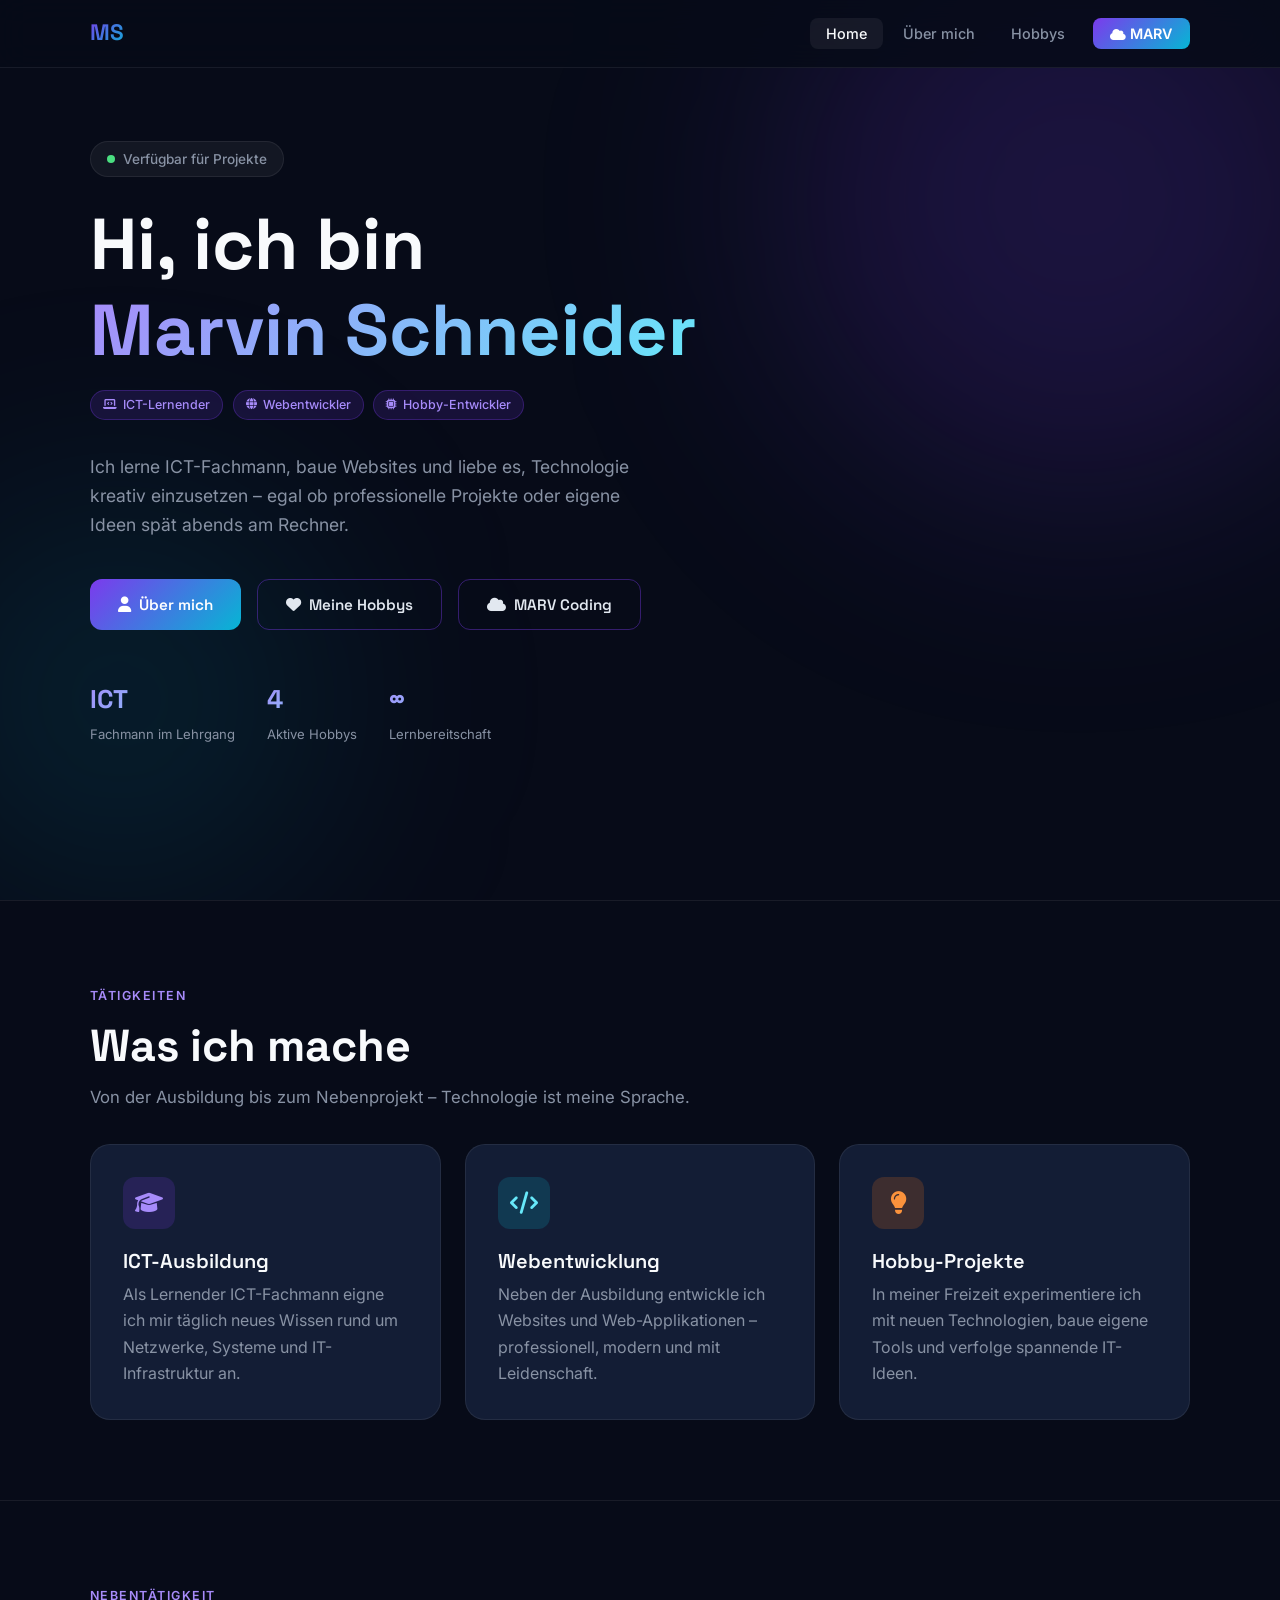
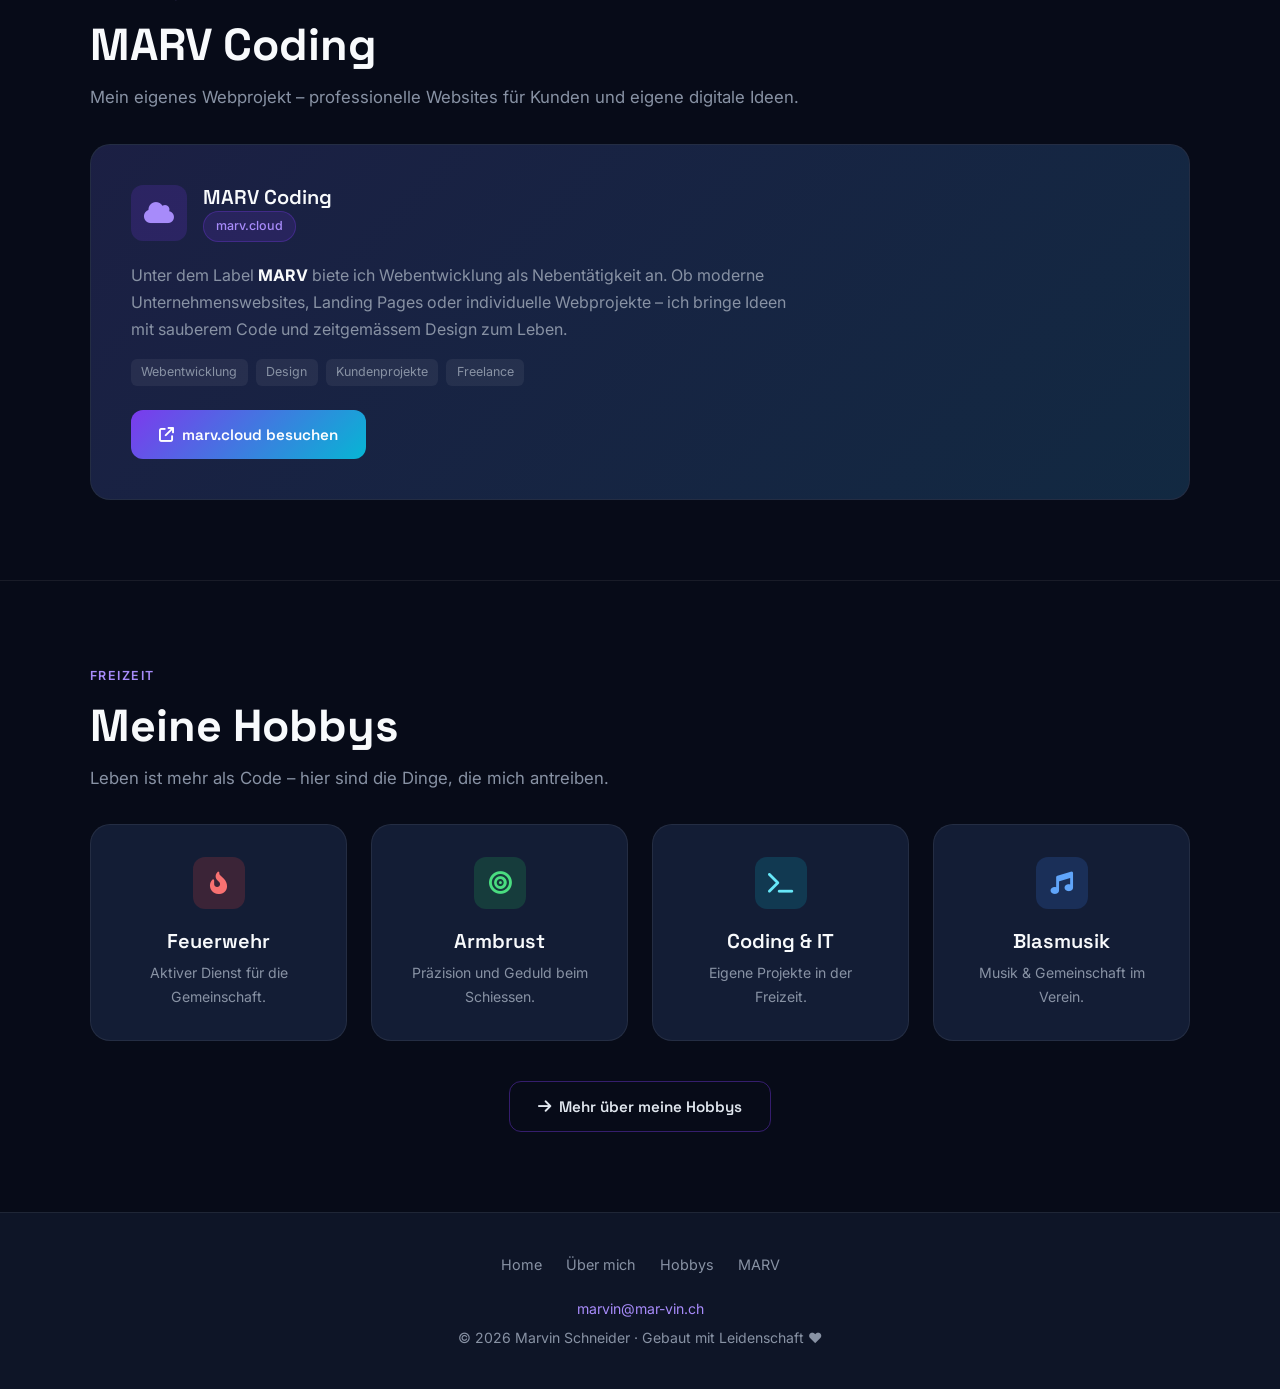
<file: index.html>
<!DOCTYPE html>
<html lang="de">
<head>
  <meta charset="UTF-8" />
  <meta name="viewport" content="width=device-width, initial-scale=1.0" />
  <title>Marvin Schneider – Portfolio</title>
  <meta name="description" content="Portfolio von Marvin Schneider – ICT-Lernender, Webentwickler und leidenschaftlicher Hobby-Entwickler aus der Schweiz." />
  <link rel="stylesheet" href="css/style.css" />
  <link rel="stylesheet" href="https://cdnjs.cloudflare.com/ajax/libs/font-awesome/6.5.1/css/all.min.css" />
</head>
<body>

  <!-- ── Navigation ─────────────────────── -->
  <nav class="navbar" aria-label="Hauptnavigation">
    <div class="container nav-inner">
      <a href="index.html" class="nav-logo">
        <span>MS</span>
      </a>
      <ul class="nav-links" role="list">
        <li><a href="index.html">Home</a></li>
        <li><a href="about.html">Über mich</a></li>
        <li><a href="hobbies.html">Hobbys</a></li>
        <li><a href="https://marv.cloud" target="_blank" rel="noopener" class="nav-marv"><i class="fa-solid fa-cloud fa-sm"></i> MARV</a></li>
      </ul>
      <button class="hamburger" id="hamburger" aria-label="Menü öffnen" aria-expanded="false">
        <span></span><span></span><span></span>
      </button>
    </div>
  </nav>

  <!-- Mobile Nav -->
  <nav class="mobile-nav" id="mobile-nav" aria-label="Mobile Navigation">
    <a href="index.html">Home</a>
    <a href="about.html">Über mich</a>
    <a href="hobbies.html">Hobbys</a>
    <a href="https://marv.cloud" target="_blank" rel="noopener" class="nav-marv"><i class="fa-solid fa-cloud fa-sm"></i> MARV Website</a>
  </nav>

  <!-- ── Hero ───────────────────────────── -->
  <section class="hero">
    <div class="hero-glow hero-glow-1"></div>
    <div class="hero-glow hero-glow-2"></div>

    <div class="container hero-content">
      <div class="hero-eyebrow">
        <span class="dot"></span>
        Verfügbar für Projekte
      </div>

      <h1 class="hero-title">
        Hi, ich bin<br>
        <span class="gradient-text">Marvin Schneider</span>
      </h1>

      <div class="hero-roles">
        <span class="badge"><i class="fa-solid fa-laptop-code fa-sm"></i>&nbsp; ICT-Lernender</span>
        <span class="badge"><i class="fa-solid fa-globe fa-sm"></i>&nbsp; Webentwickler</span>
        <span class="badge"><i class="fa-solid fa-microchip fa-sm"></i>&nbsp; Hobby-Entwickler</span>
      </div>

      <p class="hero-desc">
        Ich lerne ICT-Fachmann, baue Websites und liebe es, Technologie kreativ einzusetzen –
        egal ob professionelle Projekte oder eigene Ideen spät abends am Rechner.
      </p>

      <div class="hero-cta">
        <a href="about.html" class="btn btn-primary">
          <i class="fa-solid fa-user"></i> Über mich
        </a>
        <a href="hobbies.html" class="btn btn-outline">
          <i class="fa-solid fa-heart"></i> Meine Hobbys
        </a>
        <a href="https://marv.cloud" target="_blank" rel="noopener" class="btn btn-outline">
          <i class="fa-solid fa-cloud"></i> MARV Coding
        </a>
      </div>

      <div class="hero-stat-row">
        <div class="hero-stat">
          <strong>ICT</strong>
          <span>Fachmann im Lehrgang</span>
        </div>
        <div class="hero-stat">
          <strong>4</strong>
          <span>Aktive Hobbys</span>
        </div>
        <div class="hero-stat">
          <strong>∞</strong>
          <span>Lernbereitschaft</span>
        </div>
      </div>
    </div>
  </section>

  <div class="divider"></div>

  <!-- ── Was ich mache ─────────────────── -->
  <section>
    <div class="container">
      <div class="section-heading">
        <span class="section-label">Tätigkeiten</span>
        <h2>Was ich mache</h2>
        <p>Von der Ausbildung bis zum Nebenprojekt – Technologie ist meine Sprache.</p>
      </div>

      <div class="grid-3 mt-4">
        <div class="card">
          <div class="card-icon icon-purple">
            <i class="fa-solid fa-graduation-cap"></i>
          </div>
          <h3>ICT-Ausbildung</h3>
          <p class="mt-1">Als Lernender ICT-Fachmann eigne ich mir täglich neues Wissen rund um Netzwerke, Systeme und IT-Infrastruktur an.</p>
        </div>

        <div class="card">
          <div class="card-icon icon-cyan">
            <i class="fa-solid fa-code"></i>
          </div>
          <h3>Webentwicklung</h3>
          <p class="mt-1">Neben der Ausbildung entwickle ich Websites und Web-Applikationen – professionell, modern und mit Leidenschaft.</p>
        </div>

        <div class="card">
          <div class="card-icon icon-orange">
            <i class="fa-solid fa-lightbulb"></i>
          </div>
          <h3>Hobby-Projekte</h3>
          <p class="mt-1">In meiner Freizeit experimentiere ich mit neuen Technologien, baue eigene Tools und verfolge spannende IT-Ideen.</p>
        </div>
      </div>
    </div>
  </section>

  <div class="divider"></div>

  <!-- ── Featured: MARV Website ─────────── -->
  <section>
    <div class="container">
      <div class="section-heading">
        <span class="section-label">Nebentätigkeit</span>
        <h2>MARV Coding</h2>
        <p>Mein eigenes Webprojekt – professionelle Websites für Kunden und eigene digitale Ideen.</p>
      </div>

      <div class="project-featured mt-4">
        <div class="project-featured-inner">
          <div style="display:flex; align-items:center; gap:1rem; margin-bottom:1.25rem;">
            <div class="card-icon icon-purple" style="margin-bottom:0; width:56px; height:56px; font-size:1.5rem;">
              <i class="fa-solid fa-cloud"></i>
            </div>
            <div>
              <h3 style="margin-bottom:0.15rem;">MARV Coding</h3>
              <span class="badge">marv.cloud</span>
            </div>
          </div>

          <p style="max-width: 680px; font-size: 1rem; line-height: 1.7;">
            Unter dem Label <strong style="color: var(--heading);">MARV</strong> biete ich Webentwicklung als Nebentätigkeit an.
            Ob moderne Unternehmenswebsites, Landing Pages oder individuelle Webprojekte – ich bringe Ideen
            mit sauberem Code und zeitgemässem Design zum Leben.
          </p>

          <div class="project-tag-row">
            <span class="tag">Webentwicklung</span>
            <span class="tag">Design</span>
            <span class="tag">Kundenprojekte</span>
            <span class="tag">Freelance</span>
          </div>

          <a href="https://marv.cloud" target="_blank" rel="noopener" class="btn btn-primary">
            <i class="fa-solid fa-arrow-up-right-from-square"></i> marv.cloud besuchen
          </a>
        </div>
      </div>
    </div>
  </section>

  <div class="divider"></div>

  <!-- ── Hobbys Vorschau ─────────────────── -->
  <section>
    <div class="container">
      <div class="section-heading">
        <span class="section-label">Freizeit</span>
        <h2>Meine Hobbys</h2>
        <p>Leben ist mehr als Code – hier sind die Dinge, die mich antreiben.</p>
      </div>

      <div class="grid-4 mt-4">
        <div class="card" style="text-align:center;">
          <div class="card-icon icon-red" style="margin-inline:auto;">
            <i class="fa-solid fa-fire-flame-curved"></i>
          </div>
          <h3>Feuerwehr</h3>
          <p class="mt-1" style="font-size:0.88rem;">Aktiver Dienst für die Gemeinschaft.</p>
        </div>
        <div class="card" style="text-align:center;">
          <div class="card-icon icon-green" style="margin-inline:auto;">
            <i class="fa-solid fa-bullseye"></i>
          </div>
          <h3>Armbrust</h3>
          <p class="mt-1" style="font-size:0.88rem;">Präzision und Geduld beim Schiessen.</p>
        </div>
        <div class="card" style="text-align:center;">
          <div class="card-icon icon-cyan" style="margin-inline:auto;">
            <i class="fa-solid fa-terminal"></i>
          </div>
          <h3>Coding & IT</h3>
          <p class="mt-1" style="font-size:0.88rem;">Eigene Projekte in der Freizeit.</p>
        </div>
        <div class="card" style="text-align:center;">
          <div class="card-icon icon-blue" style="margin-inline:auto;">
            <i class="fa-solid fa-music"></i>
          </div>
          <h3>Blasmusik</h3>
          <p class="mt-1" style="font-size:0.88rem;">Musik & Gemeinschaft im Verein.</p>
        </div>
      </div>

      <div style="text-align:center; margin-top:2.5rem;">
        <a href="hobbies.html" class="btn btn-outline">
          <i class="fa-solid fa-arrow-right"></i> Mehr über meine Hobbys
        </a>
      </div>
    </div>
  </section>

  <!-- ── Footer ─────────────────────────── -->
  <footer>
    <div class="container">
      <div class="footer-links">
        <a href="index.html">Home</a>
        <a href="about.html">Über mich</a>
        <a href="hobbies.html">Hobbys</a>
        <a href="https://marv.cloud" target="_blank" rel="noopener">MARV</a>
      </div>
      <p><a href="mailto:marvin@mar-vin.ch" style="color:var(--primary-light);">marvin@mar-vin.ch</a></p>
      <p style="margin-top:0.4rem;">&copy; 2026 Marvin Schneider · Gebaut mit Leidenschaft ❤</p>
    </div>
  </footer>

  <script src="js/main.js"></script>
</body>
</html>
</file>
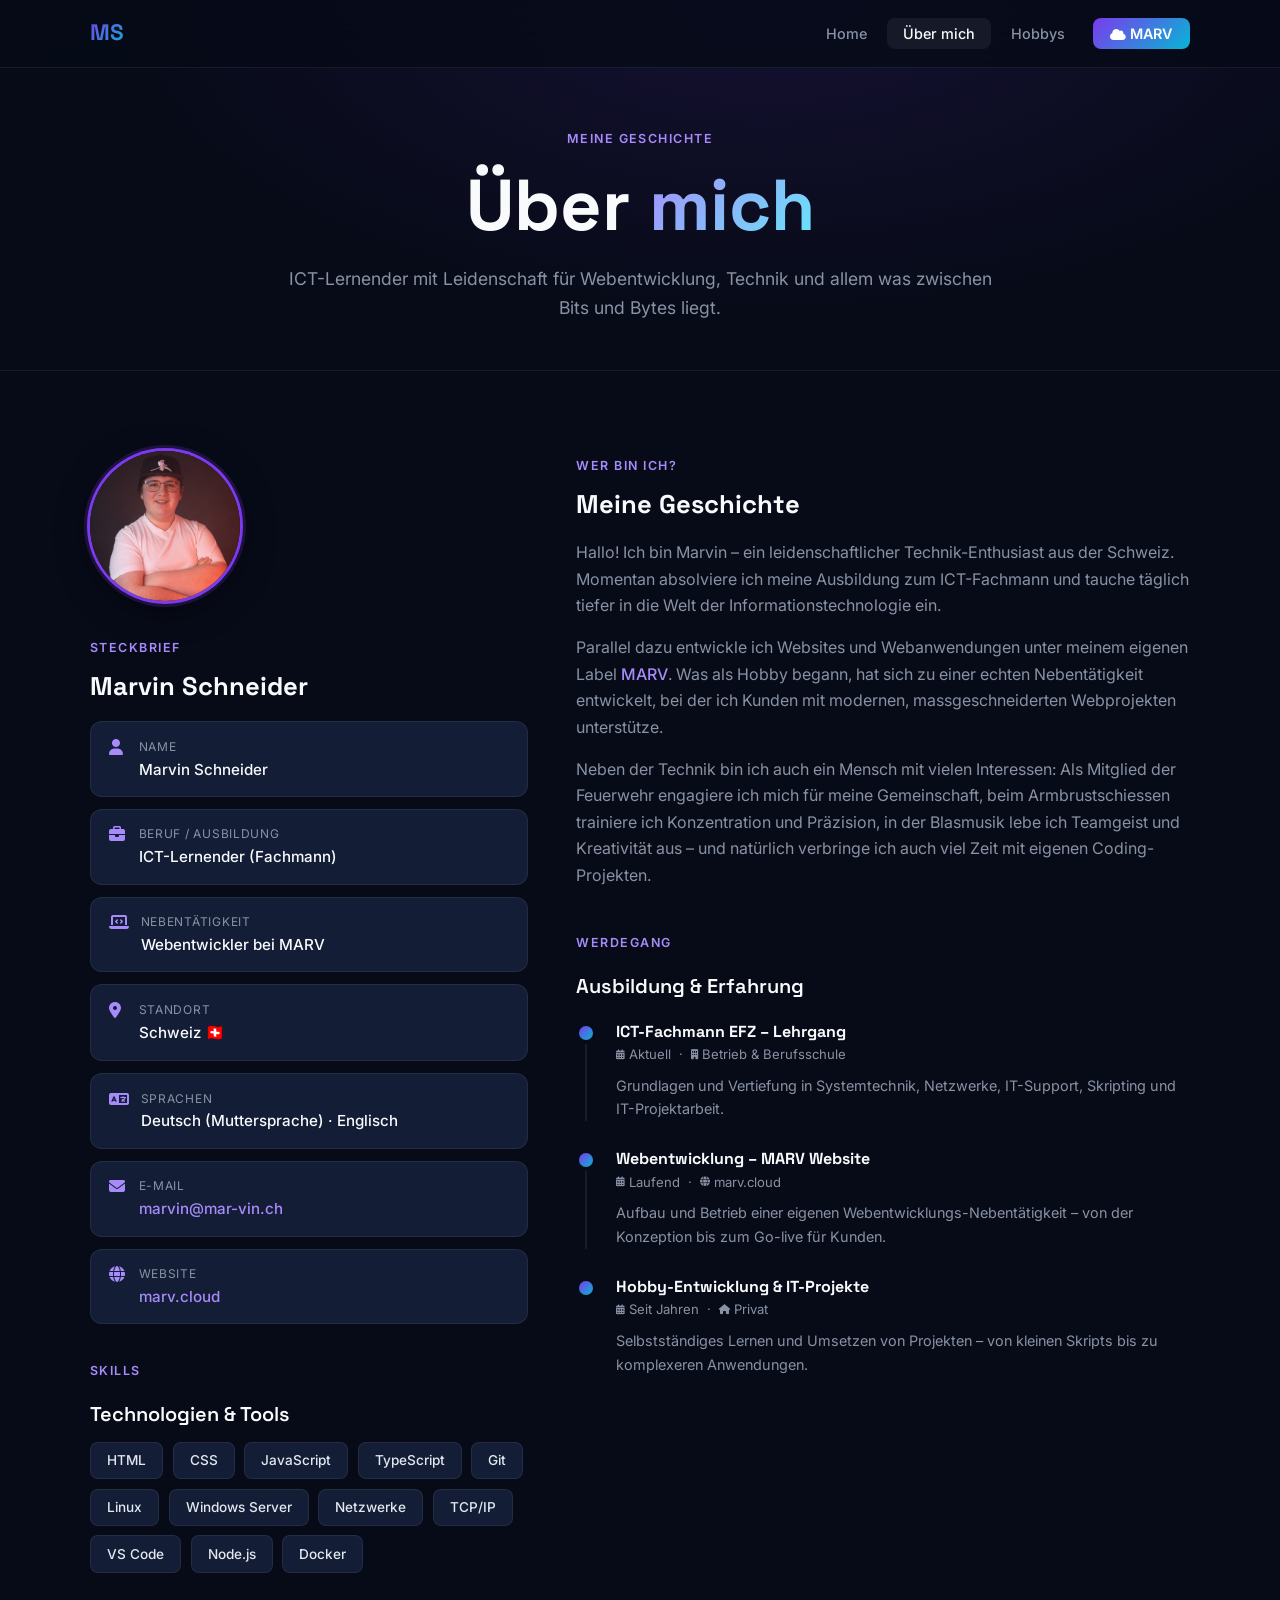
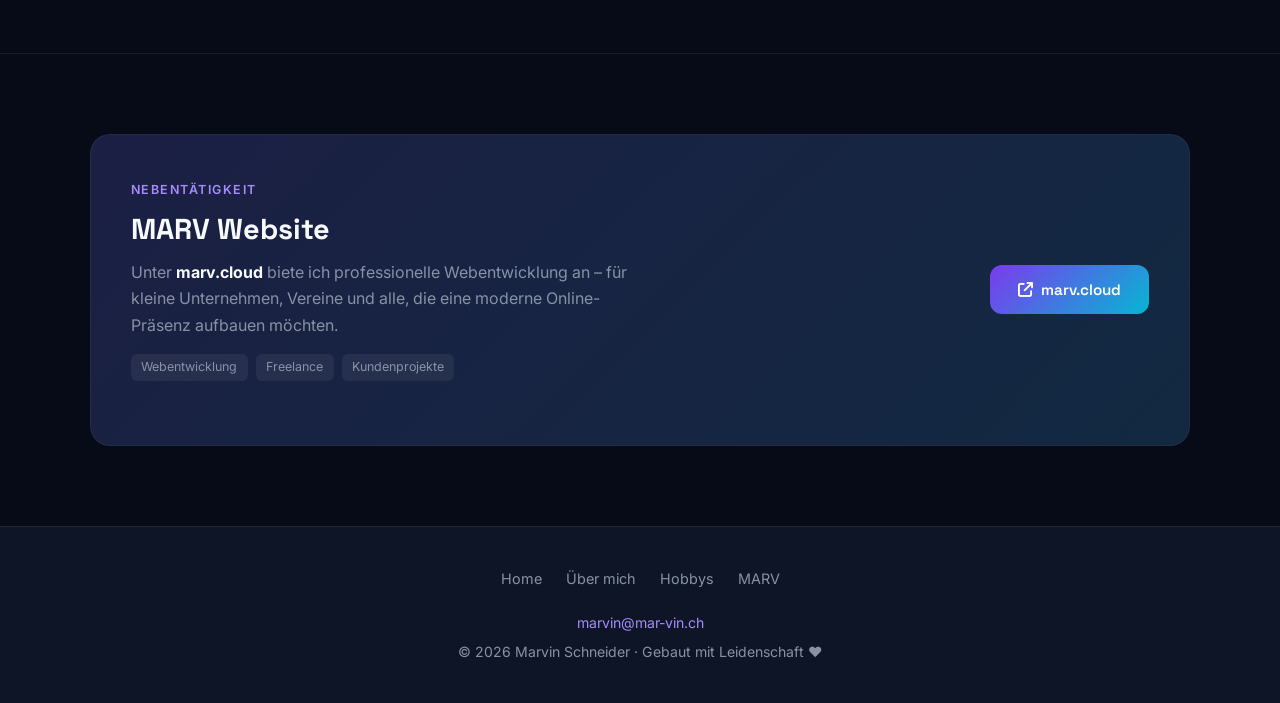
<file: about.html>
<!DOCTYPE html>
<html lang="de">
<head>
  <meta charset="UTF-8" />
  <meta name="viewport" content="width=device-width, initial-scale=1.0" />
  <title>Über mich – Marvin Schneider</title>
  <meta name="description" content="Lerne Marvin Schneider kennen – ICT-Lernender, Webentwickler und leidenschaftlicher Hobby-Entwickler." />
  <link rel="stylesheet" href="css/style.css" />
  <link rel="stylesheet" href="https://cdnjs.cloudflare.com/ajax/libs/font-awesome/6.5.1/css/all.min.css" />
</head>
<body>

  <!-- ── Navigation ─────────────────────── -->
  <nav class="navbar" aria-label="Hauptnavigation">
    <div class="container nav-inner">
      <a href="index.html" class="nav-logo"><span>MS</span></a>
      <ul class="nav-links" role="list">
        <li><a href="index.html">Home</a></li>
        <li><a href="about.html">Über mich</a></li>
        <li><a href="hobbies.html">Hobbys</a></li>
        <li><a href="https://marv.cloud" target="_blank" rel="noopener" class="nav-marv"><i class="fa-solid fa-cloud fa-sm"></i> MARV</a></li>
      </ul>
      <button class="hamburger" id="hamburger" aria-label="Menü öffnen" aria-expanded="false">
        <span></span><span></span><span></span>
      </button>
    </div>
  </nav>
  <nav class="mobile-nav" id="mobile-nav" aria-label="Mobile Navigation">
    <a href="index.html">Home</a>
    <a href="about.html">Über mich</a>
    <a href="hobbies.html">Hobbys</a>
    <a href="https://marv.cloud" target="_blank" rel="noopener" class="nav-marv"><i class="fa-solid fa-cloud fa-sm"></i> MARV Website</a>
  </nav>

  <!-- ── Page Hero ──────────────────────── -->
  <div class="page-hero" style="background: radial-gradient(ellipse at 60% 0%, rgba(124,58,237,0.12) 0%, transparent 60%);">
    <div class="container">
      <span class="section-label">Meine Geschichte</span>
      <h1 style="margin-bottom:1rem;">Über <span class="gradient-text">mich</span></h1>
      <p>ICT-Lernender mit Leidenschaft für Webentwicklung, Technik und allem was zwischen Bits und Bytes liegt.</p>
    </div>
  </div>

  <div class="divider"></div>

  <!-- ── Hauptbereich ───────────────────── -->
  <section>
    <div class="container">
      <div class="about-grid">

        <!-- Linke Spalte: Infokarten + Skills -->
        <div>
          <!-- Profilfoto – ersetze den Platzhalter mit: <img src="images/profile.jpg" alt="Marvin Schneider" class="profile-img"> -->
          <div class="profile-img-wrap">
            <img src="assets/marvin.jpg" alt="Marvin Schneider" class="profile-img">
          </div>

          <span class="section-label">Steckbrief</span>
          <h2 style="font-size:1.6rem; margin-bottom:1.25rem;">Marvin Schneider</h2>

          <div class="info-list">
            <div class="info-item">
              <i class="fa-solid fa-user"></i>
              <div>
                <div class="info-label">Name</div>
                <div class="info-value">Marvin Schneider</div>
              </div>
            </div>
            <div class="info-item">
              <i class="fa-solid fa-briefcase"></i>
              <div>
                <div class="info-label">Beruf / Ausbildung</div>
                <div class="info-value">ICT-Lernender (Fachmann)</div>
              </div>
            </div>
            <div class="info-item">
              <i class="fa-solid fa-laptop-code"></i>
              <div>
                <div class="info-label">Nebentätigkeit</div>
                <div class="info-value">Webentwickler bei MARV</div>
              </div>
            </div>
            <div class="info-item">
              <i class="fa-solid fa-map-marker-alt"></i>
              <div>
                <div class="info-label">Standort</div>
                <div class="info-value">Schweiz <span style="font-size:1rem;">🇨🇭</span></div>
              </div>
            </div>
            <div class="info-item">
              <i class="fa-solid fa-language"></i>
              <div>
                <div class="info-label">Sprachen</div>
                <div class="info-value">Deutsch (Muttersprache) · Englisch</div>
              </div>
            </div>
            <div class="info-item">
              <i class="fa-solid fa-envelope"></i>
              <div>
                <div class="info-label">E-Mail</div>
                <div class="info-value"><a href="mailto:marvin@mar-vin.ch" style="color:var(--primary-light);">marvin@mar-vin.ch</a></div>
              </div>
            </div>
            <div class="info-item">
              <i class="fa-solid fa-globe"></i>
              <div>
                <div class="info-label">Website</div>
                <div class="info-value"><a href="https://marv.cloud" target="_blank" rel="noopener" style="color:var(--primary-light);">marv.cloud</a></div>
              </div>
            </div>
          </div>

          <!-- Skills -->
          <div style="margin-top:2rem;">
            <span class="section-label">Skills</span>
            <h3 style="margin-block: 0.5rem 1rem;">Technologien &amp; Tools</h3>
            <div class="skills-grid">
              <span class="skill-chip">HTML</span>
              <span class="skill-chip">CSS</span>
              <span class="skill-chip">JavaScript</span>
              <span class="skill-chip">TypeScript</span>
              <span class="skill-chip">Git</span>
              <span class="skill-chip">Linux</span>
              <span class="skill-chip">Windows Server</span>
              <span class="skill-chip">Netzwerke</span>
              <span class="skill-chip">TCP/IP</span>
              <span class="skill-chip">VS Code</span>
              <span class="skill-chip">Node.js</span>
              <span class="skill-chip">Docker</span>
            </div>
          </div>
        </div>

        <!-- Rechte Spalte: Text + Timeline -->
        <div>
          <span class="section-label">Wer bin ich?</span>
          <h2 style="font-size:1.6rem; margin-bottom:1.25rem;">Meine Geschichte</h2>

          <div style="display:flex; flex-direction:column; gap:1rem; margin-bottom:2.5rem;">
            <p style="max-width:100%;">
              Hallo! Ich bin Marvin – ein leidenschaftlicher Technik-Enthusiast aus der Schweiz.
              Momentan absolviere ich meine Ausbildung zum ICT-Fachmann und tauche täglich tiefer
              in die Welt der Informationstechnologie ein.
            </p>
            <p style="max-width:100%;">
              Parallel dazu entwickle ich Websites und Webanwendungen unter meinem eigenen Label
              <a href="https://marv.cloud" target="_blank" rel="noopener" style="color:var(--primary-light); font-weight:500;">MARV</a>.
              Was als Hobby begann, hat sich zu einer echten Nebentätigkeit entwickelt, bei der ich
              Kunden mit modernen, massgeschneiderten Webprojekten unterstütze.
            </p>
            <p style="max-width:100%;">
              Neben der Technik bin ich auch ein Mensch mit vielen Interessen: Als Mitglied der
              Feuerwehr engagiere ich mich für meine Gemeinschaft, beim Armbrustschiessen trainiere
              ich Konzentration und Präzision, in der Blasmusik lebe ich Teamgeist und Kreativität
              aus – und natürlich verbringe ich auch viel Zeit mit eigenen Coding-Projekten.
            </p>
          </div>

          <!-- Werdegang -->
          <span class="section-label">Werdegang</span>
          <h3 style="margin-block: 0.5rem 1.5rem;">Ausbildung &amp; Erfahrung</h3>

          <div class="timeline">
            <div class="timeline-item">
              <div class="timeline-line">
                <div class="timeline-dot"></div>
                <div class="timeline-bar"></div>
              </div>
              <div class="timeline-content">
                <h4>ICT-Fachmann EFZ – Lehrgang</h4>
                <div class="timeline-meta"><i class="fa-solid fa-calendar-alt fa-xs"></i> Aktuell &nbsp;·&nbsp; <i class="fa-solid fa-building fa-xs"></i> Betrieb &amp; Berufsschule</div>
                <p>Grundlagen und Vertiefung in Systemtechnik, Netzwerke, IT-Support, Skripting und IT-Projektarbeit.</p>
              </div>
            </div>

            <div class="timeline-item">
              <div class="timeline-line">
                <div class="timeline-dot"></div>
                <div class="timeline-bar"></div>
              </div>
              <div class="timeline-content">
                <h4>Webentwicklung – MARV Website</h4>
                <div class="timeline-meta"><i class="fa-solid fa-calendar-alt fa-xs"></i> Laufend &nbsp;·&nbsp; <i class="fa-solid fa-globe fa-xs"></i> marv.cloud</div>
                <p>Aufbau und Betrieb einer eigenen Webentwicklungs-Nebentätigkeit – von der Konzeption bis zum Go-live für Kunden.</p>
              </div>
            </div>

            <div class="timeline-item">
              <div class="timeline-line">
                <div class="timeline-dot"></div>
                <div class="timeline-bar"></div>
              </div>
              <div class="timeline-content">
                <h4>Hobby-Entwicklung &amp; IT-Projekte</h4>
                <div class="timeline-meta"><i class="fa-solid fa-calendar-alt fa-xs"></i> Seit Jahren &nbsp;·&nbsp; <i class="fa-solid fa-house fa-xs"></i> Privat</div>
                <p>Selbstständiges Lernen und Umsetzen von Projekten – von kleinen Skripts bis zu komplexeren Anwendungen.</p>
              </div>
            </div>
          </div>
        </div>

      </div>
    </div>
  </section>

  <div class="divider"></div>

  <!-- ── MARV Highlight ─────────────────── -->
  <section>
    <div class="container">
      <div class="project-featured">
        <div class="project-featured-inner" style="display:flex; flex-wrap:wrap; align-items:center; justify-content:space-between; gap:2rem;">
          <div>
            <span class="section-label">Nebentätigkeit</span>
            <h2 style="font-size:1.8rem; margin-bottom:0.75rem;">MARV Website</h2>
            <p style="max-width:520px;">
              Unter <strong style="color:var(--heading);">marv.cloud</strong> biete ich professionelle Webentwicklung an –
              für kleine Unternehmen, Vereine und alle, die eine moderne Online-Präsenz aufbauen möchten.
            </p>
            <div class="project-tag-row">
              <span class="tag">Webentwicklung</span>
              <span class="tag">Freelance</span>
              <span class="tag">Kundenprojekte</span>
            </div>
          </div>
          <a href="https://marv.cloud" target="_blank" rel="noopener" class="btn btn-primary" style="flex-shrink:0;">
            <i class="fa-solid fa-arrow-up-right-from-square"></i> marv.cloud
          </a>
        </div>
      </div>
    </div>
  </section>

  <!-- ── Footer ─────────────────────────── -->
  <footer>
    <div class="container">
      <div class="footer-links">
        <a href="index.html">Home</a>
        <a href="about.html">Über mich</a>
        <a href="hobbies.html">Hobbys</a>
        <a href="https://marv.cloud" target="_blank" rel="noopener">MARV</a>
      </div>
      <p><a href="mailto:marvin@mar-vin.ch" style="color:var(--primary-light);">marvin@mar-vin.ch</a></p>
      <p style="margin-top:0.4rem;">&copy; 2026 Marvin Schneider · Gebaut mit Leidenschaft ❤</p>
    </div>
  </footer>

  <script src="js/main.js"></script>
</body>
</html>
</file>
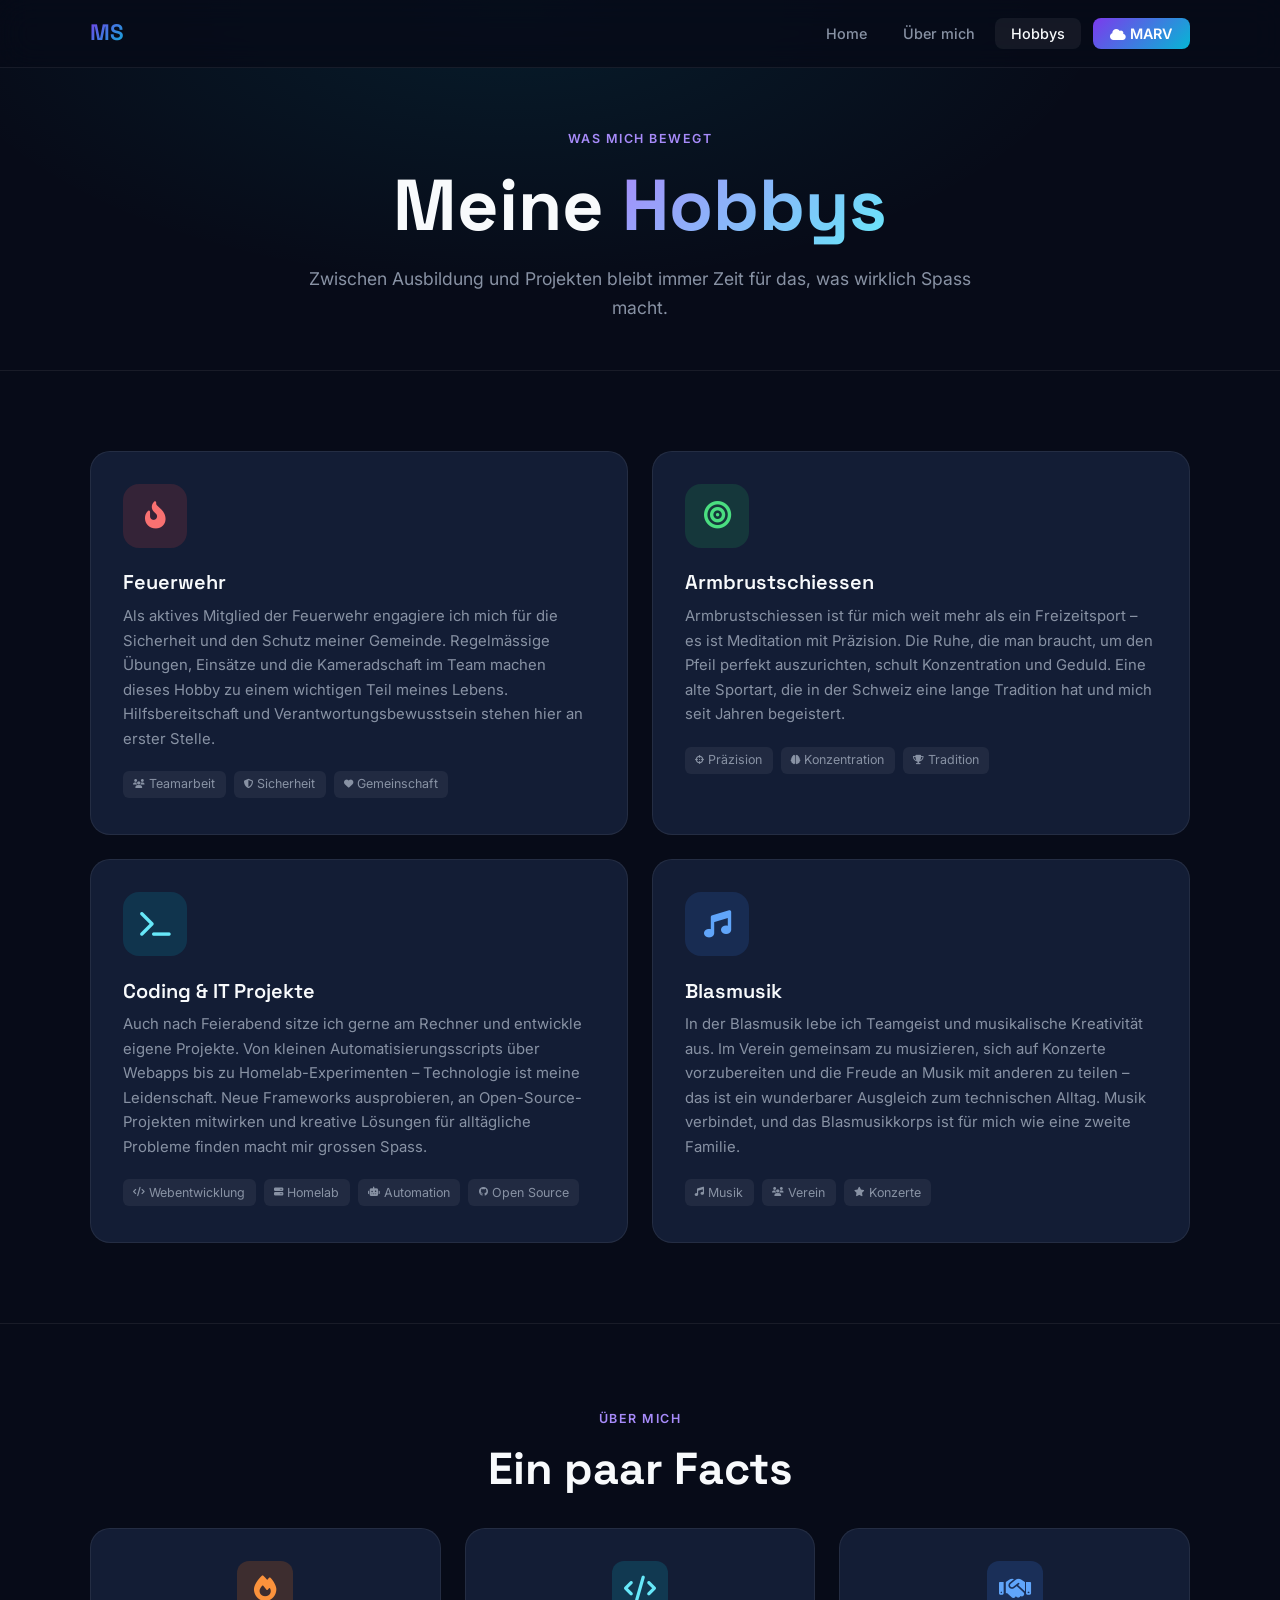
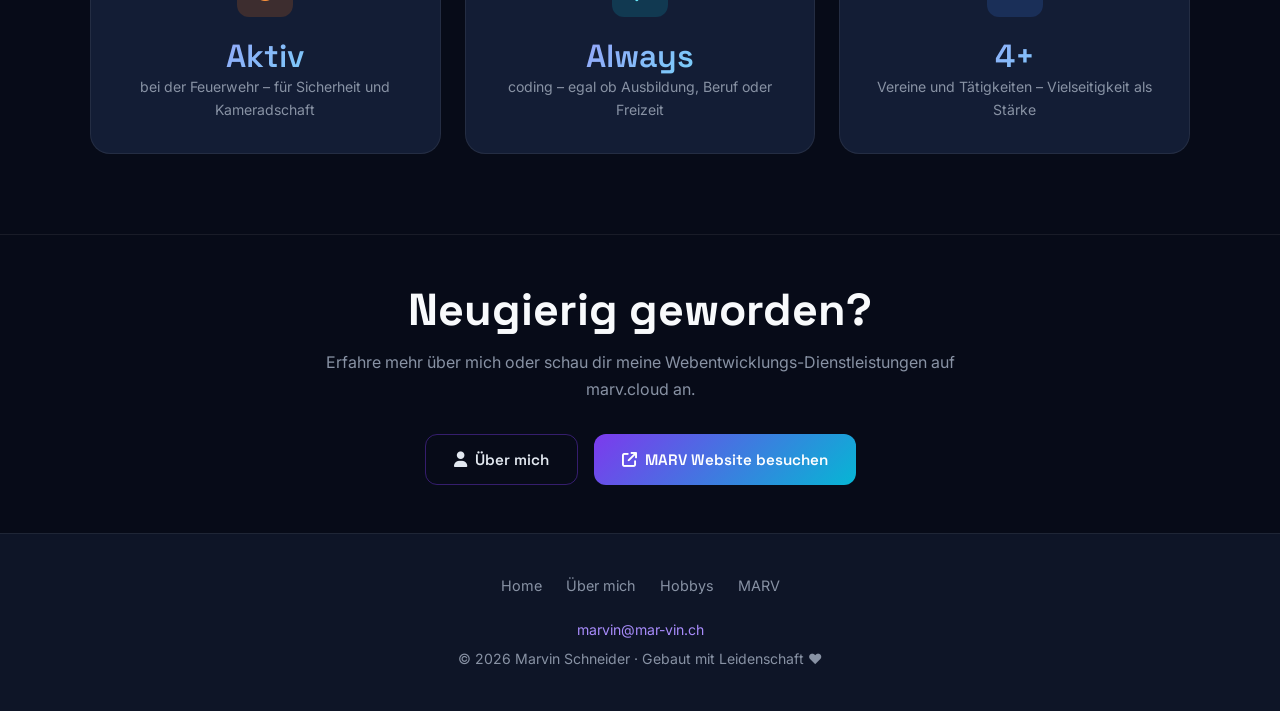
<file: hobbies.html>
<!DOCTYPE html>
<html lang="de">
<head>
  <meta charset="UTF-8" />
  <meta name="viewport" content="width=device-width, initial-scale=1.0" />
  <title>Hobbys – Marvin Schneider</title>
  <meta name="description" content="Die Hobbys von Marvin Schneider: Feuerwehr, Armbrustschiessen, Coding & IT, Blasmusik." />
  <link rel="stylesheet" href="css/style.css" />
  <link rel="stylesheet" href="https://cdnjs.cloudflare.com/ajax/libs/font-awesome/6.5.1/css/all.min.css" />
  <style>
    /* Hobby card accent border on hover, per category */
    .hc-fire:hover    { border-color: rgba(239, 68, 68, 0.5) !important; box-shadow: 0 10px 40px rgba(239, 68, 68, 0.15) !important; }
    .hc-cross:hover   { border-color: rgba(34, 197, 94, 0.5) !important; box-shadow: 0 10px 40px rgba(34, 197, 94, 0.15) !important; }
    .hc-code:hover    { border-color: rgba(6, 182, 212, 0.5) !important; box-shadow: 0 10px 40px rgba(6, 182, 212, 0.15) !important; }
    .hc-music:hover   { border-color: rgba(59, 130, 246, 0.5) !important; box-shadow: 0 10px 40px rgba(59, 130, 246, 0.15) !important; }
  </style>
</head>
<body>

  <!-- ── Navigation ─────────────────────── -->
  <nav class="navbar" aria-label="Hauptnavigation">
    <div class="container nav-inner">
      <a href="index.html" class="nav-logo"><span>MS</span></a>
      <ul class="nav-links" role="list">
        <li><a href="index.html">Home</a></li>
        <li><a href="about.html">Über mich</a></li>
        <li><a href="hobbies.html">Hobbys</a></li>
        <li><a href="https://marv.cloud" target="_blank" rel="noopener" class="nav-marv"><i class="fa-solid fa-cloud fa-sm"></i> MARV</a></li>
      </ul>
      <button class="hamburger" id="hamburger" aria-label="Menü öffnen" aria-expanded="false">
        <span></span><span></span><span></span>
      </button>
    </div>
  </nav>
  <nav class="mobile-nav" id="mobile-nav" aria-label="Mobile Navigation">
    <a href="index.html">Home</a>
    <a href="about.html">Über mich</a>
    <a href="hobbies.html">Hobbys</a>
    <a href="https://marv.cloud" target="_blank" rel="noopener" class="nav-marv"><i class="fa-solid fa-cloud fa-sm"></i> MARV Website</a>
  </nav>

  <!-- ── Page Hero ──────────────────────── -->
  <div class="page-hero" style="background: radial-gradient(ellipse at 40% 0%, rgba(6,182,212,0.1) 0%, transparent 55%);">
    <div class="container">
      <span class="section-label">Was mich bewegt</span>
      <h1 style="margin-bottom:1rem;">Meine <span class="gradient-text">Hobbys</span></h1>
      <p>Zwischen Ausbildung und Projekten bleibt immer Zeit für das, was wirklich Spass macht.</p>
    </div>
  </div>

  <div class="divider"></div>

  <!-- ── Hobby Cards ────────────────────── -->
  <section>
    <div class="container">
      <div class="grid-2">

        <!-- Feuerwehr -->
        <div class="hobby-card hc-fire">
          <div class="hobby-icon-wrap" style="background: rgba(239, 68, 68, 0.15); color: #f87171;">
            <i class="fa-solid fa-fire-flame-curved"></i>
          </div>
          <h3>Feuerwehr</h3>
          <p>
            Als aktives Mitglied der Feuerwehr engagiere ich mich für die Sicherheit und den
            Schutz meiner Gemeinde. Regelmässige Übungen, Einsätze und die Kameradschaft im Team
            machen dieses Hobby zu einem wichtigen Teil meines Lebens. Hilfsbereitschaft und
            Verantwortungsbewusstsein stehen hier an erster Stelle.
          </p>
          <div style="display:flex; flex-wrap:wrap; gap:0.5rem; margin-top:1.25rem;">
            <span class="tag"><i class="fa-solid fa-users fa-xs"></i> Teamarbeit</span>
            <span class="tag"><i class="fa-solid fa-shield-halved fa-xs"></i> Sicherheit</span>
            <span class="tag"><i class="fa-solid fa-heart fa-xs"></i> Gemeinschaft</span>
          </div>
        </div>

        <!-- Armbrustschiessen -->
        <div class="hobby-card hc-cross">
          <div class="hobby-icon-wrap" style="background: rgba(34, 197, 94, 0.15); color: #4ade80;">
            <i class="fa-solid fa-bullseye"></i>
          </div>
          <h3>Armbrustschiessen</h3>
          <p>
            Armbrustschiessen ist für mich weit mehr als ein Freizeitsport – es ist Meditation mit
            Präzision. Die Ruhe, die man braucht, um den Pfeil perfekt auszurichten, schult
            Konzentration und Geduld. Eine alte Sportart, die in der Schweiz eine lange Tradition hat
            und mich seit Jahren begeistert.
          </p>
          <div style="display:flex; flex-wrap:wrap; gap:0.5rem; margin-top:1.25rem;">
            <span class="tag"><i class="fa-solid fa-crosshairs fa-xs"></i> Präzision</span>
            <span class="tag"><i class="fa-solid fa-brain fa-xs"></i> Konzentration</span>
            <span class="tag"><i class="fa-solid fa-trophy fa-xs"></i> Tradition</span>
          </div>
        </div>

        <!-- Coding & IT -->
        <div class="hobby-card hc-code">
          <div class="hobby-icon-wrap" style="background: rgba(6, 182, 212, 0.15); color: #67e8f9;">
            <i class="fa-solid fa-terminal"></i>
          </div>
          <h3>Coding &amp; IT Projekte</h3>
          <p>
            Auch nach Feierabend sitze ich gerne am Rechner und entwickle eigene Projekte. Von kleinen
            Automatisierungsscripts über Webapps bis zu Homelab-Experimenten – Technologie ist meine
            Leidenschaft. Neue Frameworks ausprobieren, an Open-Source-Projekten mitwirken und
            kreative Lösungen für alltägliche Probleme finden macht mir grossen Spass.
          </p>
          <div style="display:flex; flex-wrap:wrap; gap:0.5rem; margin-top:1.25rem;">
            <span class="tag"><i class="fa-solid fa-code fa-xs"></i> Webentwicklung</span>
            <span class="tag"><i class="fa-solid fa-server fa-xs"></i> Homelab</span>
            <span class="tag"><i class="fa-solid fa-robot fa-xs"></i> Automation</span>
            <span class="tag"><i class="fa-brands fa-github fa-xs"></i> Open Source</span>
          </div>
        </div>

        <!-- Blasmusik -->
        <div class="hobby-card hc-music">
          <div class="hobby-icon-wrap" style="background: rgba(59, 130, 246, 0.15); color: #60a5fa;">
            <i class="fa-solid fa-music"></i>
          </div>
          <h3>Blasmusik</h3>
          <p>
            In der Blasmusik lebe ich Teamgeist und musikalische Kreativität aus. Im Verein gemeinsam
            zu musizieren, sich auf Konzerte vorzubereiten und die Freude an Musik mit anderen zu
            teilen – das ist ein wunderbarer Ausgleich zum technischen Alltag. Musik verbindet, und
            das Blasmusikkorps ist für mich wie eine zweite Familie.
          </p>
          <div style="display:flex; flex-wrap:wrap; gap:0.5rem; margin-top:1.25rem;">
            <span class="tag"><i class="fa-solid fa-music fa-xs"></i> Musik</span>
            <span class="tag"><i class="fa-solid fa-users fa-xs"></i> Verein</span>
            <span class="tag"><i class="fa-solid fa-star fa-xs"></i> Konzerte</span>
          </div>
        </div>

      </div>
    </div>
  </section>

  <div class="divider"></div>

  <!-- ── Fun Facts ──────────────────────── -->
  <section>
    <div class="container">
      <div class="section-heading" style="text-align:center;">
        <span class="section-label">Über mich</span>
        <h2>Ein paar Facts</h2>
      </div>

      <div class="grid-3 mt-4">
        <div class="card" style="text-align:center;">
          <div class="card-icon icon-orange" style="margin-inline:auto; font-size:1.6rem; width:56px; height:56px;">
            <i class="fa-solid fa-fire"></i>
          </div>
          <h3 style="font-size:2rem; font-family:'Space Grotesk',sans-serif; background:var(--gradient-text); -webkit-background-clip:text; -webkit-text-fill-color:transparent; background-clip:text;">
            Aktiv
          </h3>
          <p style="font-size:0.88rem;">bei der Feuerwehr – für Sicherheit und Kameradschaft</p>
        </div>

        <div class="card" style="text-align:center;">
          <div class="card-icon icon-cyan" style="margin-inline:auto; font-size:1.6rem; width:56px; height:56px;">
            <i class="fa-solid fa-code"></i>
          </div>
          <h3 style="font-size:2rem; font-family:'Space Grotesk',sans-serif; background:var(--gradient-text); -webkit-background-clip:text; -webkit-text-fill-color:transparent; background-clip:text;">
            Always
          </h3>
          <p style="font-size:0.88rem;">coding – egal ob Ausbildung, Beruf oder Freizeit</p>
        </div>

        <div class="card" style="text-align:center;">
          <div class="card-icon icon-blue" style="margin-inline:auto; font-size:1.6rem; width:56px; height:56px;">
            <i class="fa-solid fa-handshake"></i>
          </div>
          <h3 style="font-size:2rem; font-family:'Space Grotesk',sans-serif; background:var(--gradient-text); -webkit-background-clip:text; -webkit-text-fill-color:transparent; background-clip:text;">
            4+
          </h3>
          <p style="font-size:0.88rem;">Vereine und Tätigkeiten – Vielseitigkeit als Stärke</p>
        </div>
      </div>
    </div>
  </section>

  <div class="divider"></div>

  <!-- ── CTA: Back / MARV ───────────────── -->
  <section style="padding-block:3rem;">
    <div class="container" style="text-align:center;">
      <h2 style="margin-bottom:0.75rem;">Neugierig geworden?</h2>
      <p style="margin-inline:auto; margin-bottom:2rem;">
        Erfahre mehr über mich oder schau dir meine Webentwicklungs-Dienstleistungen auf marv.cloud an.
      </p>
      <div style="display:flex; flex-wrap:wrap; gap:1rem; justify-content:center;">
        <a href="about.html" class="btn btn-outline">
          <i class="fa-solid fa-user"></i> Über mich
        </a>
        <a href="https://marv.cloud" target="_blank" rel="noopener" class="btn btn-primary">
          <i class="fa-solid fa-arrow-up-right-from-square"></i> MARV Website besuchen
        </a>
      </div>
    </div>
  </section>

  <!-- ── Footer ─────────────────────────── -->
  <footer>
    <div class="container">
      <div class="footer-links">
        <a href="index.html">Home</a>
        <a href="about.html">Über mich</a>
        <a href="hobbies.html">Hobbys</a>
        <a href="https://marv.cloud" target="_blank" rel="noopener">MARV</a>
      </div>
      <p><a href="mailto:marvin@mar-vin.ch" style="color:var(--primary-light);">marvin@mar-vin.ch</a></p>
      <p style="margin-top:0.4rem;">&copy; 2026 Marvin Schneider · Gebaut mit Leidenschaft ❤</p>
    </div>
  </footer>

  <script src="js/main.js"></script>
</body>
</html>
</file>
<file: css/style.css>
/* ============================================
   Marvin Schneider – Portfolio
   Global Stylesheet
   ============================================ */

@import url('https://fonts.googleapis.com/css2?family=Space+Grotesk:wght@400;500;600;700&family=Inter:wght@300;400;500&display=swap');

/* ── Variables ─────────────────────────────── */
:root {
  --bg:           #070b18;
  --surface:      #0e1527;
  --card:         #131d35;
  --card-hover:   #192340;
  --border:       rgba(255, 255, 255, 0.07);
  --border-hover: rgba(124, 58, 237, 0.4);

  --primary:        #7c3aed;
  --primary-light:  #a78bfa;
  --accent:         #06b6d4;
  --accent-light:   #67e8f9;
  --fire:           #f97316;

  --text:    #e2e8f0;
  --muted:   #8892a4;
  --heading: #f8fafc;

  --gradient:     linear-gradient(135deg, var(--primary) 0%, var(--accent) 100%);
  --gradient-text: linear-gradient(135deg, var(--primary-light), var(--accent-light));

  --radius:  12px;
  --radius-lg: 20px;
  --shadow:  0 4px 24px rgba(0, 0, 0, 0.4);
  --shadow-lg: 0 8px 48px rgba(0, 0, 0, 0.6);

  --nav-h: 68px;
  --transition: 0.25s ease;
}

/* ── Reset ─────────────────────────────────── */
*, *::before, *::after { box-sizing: border-box; margin: 0; padding: 0; }

html {
  scroll-behavior: smooth;
  font-size: 16px;
}

body {
  font-family: 'Inter', sans-serif;
  background: var(--bg);
  color: var(--text);
  line-height: 1.65;
  min-height: 100vh;
  overflow-x: hidden;
}

a { color: inherit; text-decoration: none; }
img { display: block; max-width: 100%; }
ul { list-style: none; }

/* ── Typography ────────────────────────────── */
h1, h2, h3, h4 {
  font-family: 'Space Grotesk', sans-serif;
  color: var(--heading);
  line-height: 1.2;
}
h1 { font-size: clamp(2.4rem, 6vw, 4.5rem); font-weight: 700; }
h2 { font-size: clamp(1.8rem, 4vw, 2.8rem); font-weight: 700; }
h3 { font-size: 1.25rem; font-weight: 600; }
p  { color: var(--muted); max-width: 65ch; }

.gradient-text {
  background: var(--gradient-text);
  -webkit-background-clip: text;
  -webkit-text-fill-color: transparent;
  background-clip: text;
}

/* ── Layout ────────────────────────────────── */
.container {
  width: min(1100px, 100% - 3rem);
  margin-inline: auto;
}

section { padding-block: 5rem; }

/* ── Navigation ────────────────────────────── */
.navbar {
  position: fixed;
  top: 0; left: 0; right: 0;
  height: var(--nav-h);
  z-index: 100;
  background: rgba(7, 11, 24, 0.85);
  backdrop-filter: blur(16px);
  border-bottom: 1px solid var(--border);
  transition: background var(--transition);
}

.nav-inner {
  display: flex;
  align-items: center;
  justify-content: space-between;
  height: 100%;
}

.nav-logo {
  font-family: 'Space Grotesk', sans-serif;
  font-weight: 700;
  font-size: 1.4rem;
  letter-spacing: -0.02em;
  display: flex;
  align-items: center;
  gap: 0.5rem;
}

.nav-logo span { background: var(--gradient); -webkit-background-clip: text; -webkit-text-fill-color: transparent; background-clip: text; }

.nav-links {
  display: flex;
  align-items: center;
  gap: 0.25rem;
}

.nav-links a {
  padding: 0.45rem 1rem;
  border-radius: 8px;
  font-size: 0.9rem;
  font-weight: 500;
  color: var(--muted);
  transition: color var(--transition), background var(--transition);
}

.nav-links a:hover,
.nav-links a.active {
  color: var(--heading);
  background: rgba(255, 255, 255, 0.06);
}

.nav-links .nav-marv {
  padding: 0.45rem 1.1rem;
  background: var(--gradient);
  color: #fff !important;
  border-radius: 8px;
  font-weight: 600;
  margin-left: 0.5rem;
  transition: opacity var(--transition), transform var(--transition);
}
.nav-links .nav-marv:hover { opacity: 0.85; transform: translateY(-1px); background: var(--gradient); }

/* Hamburger */
.hamburger {
  display: none;
  flex-direction: column;
  gap: 5px;
  background: none;
  border: none;
  cursor: pointer;
  padding: 4px;
}
.hamburger span {
  display: block;
  width: 24px; height: 2px;
  background: var(--text);
  border-radius: 2px;
  transition: transform var(--transition), opacity var(--transition);
}
.hamburger.open span:nth-child(1) { transform: translateY(7px) rotate(45deg); }
.hamburger.open span:nth-child(2) { opacity: 0; }
.hamburger.open span:nth-child(3) { transform: translateY(-7px) rotate(-45deg); }

/* Mobile nav */
.mobile-nav {
  display: none;
  position: fixed;
  top: var(--nav-h); left: 0; right: 0;
  background: var(--surface);
  border-bottom: 1px solid var(--border);
  padding: 1rem 1.5rem 1.5rem;
  z-index: 99;
  flex-direction: column;
  gap: 0.25rem;
}
.mobile-nav.open { display: flex; }
.mobile-nav a {
  padding: 0.75rem 1rem;
  border-radius: 8px;
  font-weight: 500;
  color: var(--muted);
  transition: color var(--transition), background var(--transition);
}
.mobile-nav a:hover { color: var(--heading); background: rgba(255,255,255,0.05); }
.mobile-nav .nav-marv {
  background: var(--gradient);
  color: #fff !important;
  text-align: center;
  margin-top: 0.5rem;
}

/* ── Buttons ───────────────────────────────── */
.btn {
  display: inline-flex;
  align-items: center;
  gap: 0.5rem;
  padding: 0.75rem 1.75rem;
  border-radius: var(--radius);
  font-family: 'Space Grotesk', sans-serif;
  font-weight: 600;
  font-size: 0.95rem;
  transition: all var(--transition);
  cursor: pointer;
  border: none;
}

.btn-primary {
  background: var(--gradient);
  color: #fff;
}
.btn-primary:hover { opacity: 0.88; transform: translateY(-2px); box-shadow: 0 6px 24px rgba(124, 58, 237, 0.35); }

.btn-outline {
  background: transparent;
  color: var(--text);
  border: 1.5px solid var(--border-hover);
}
.btn-outline:hover { background: rgba(124, 58, 237, 0.1); border-color: var(--primary-light); transform: translateY(-2px); }

/* ── Cards ─────────────────────────────────── */
.card {
  background: var(--card);
  border: 1px solid var(--border);
  border-radius: var(--radius-lg);
  padding: 2rem;
  transition: background var(--transition), border-color var(--transition), transform var(--transition), box-shadow var(--transition);
}
.card:hover {
  background: var(--card-hover);
  border-color: var(--border-hover);
  transform: translateY(-4px);
  box-shadow: var(--shadow);
}

/* Icon in card */
.card-icon {
  width: 52px; height: 52px;
  border-radius: 12px;
  display: flex; align-items: center; justify-content: center;
  font-size: 1.4rem;
  margin-bottom: 1.25rem;
}
.icon-purple { background: rgba(124, 58, 237, 0.18); color: var(--primary-light); }
.icon-cyan   { background: rgba(6, 182, 212, 0.18); color: var(--accent-light); }
.icon-orange { background: rgba(249, 115, 22, 0.18); color: #fb923c; }
.icon-green  { background: rgba(34, 197, 94, 0.18); color: #4ade80; }
.icon-red    { background: rgba(239, 68, 68, 0.18);  color: #f87171; }
.icon-blue   { background: rgba(59, 130, 246, 0.18); color: #60a5fa; }

/* ── Tags / Badges ─────────────────────────── */
.badge {
  display: inline-block;
  padding: 0.25rem 0.75rem;
  border-radius: 999px;
  font-size: 0.78rem;
  font-weight: 500;
  background: rgba(124, 58, 237, 0.15);
  color: var(--primary-light);
  border: 1px solid rgba(124, 58, 237, 0.3);
}

.tag {
  display: inline-block;
  padding: 0.2rem 0.65rem;
  border-radius: 6px;
  font-size: 0.78rem;
  background: rgba(255,255,255,0.06);
  color: var(--muted);
}

/* ── Page Hero (inner pages) ───────────────── */
.page-hero {
  padding-top: calc(var(--nav-h) + 3.5rem);
  padding-bottom: 3rem;
  text-align: center;
}
.page-hero p { margin-inline: auto; font-size: 1.1rem; }

/* ── Section Heading ───────────────────────── */
.section-label {
  display: inline-block;
  font-size: 0.78rem;
  font-weight: 600;
  letter-spacing: 0.12em;
  text-transform: uppercase;
  color: var(--primary-light);
  margin-bottom: 0.75rem;
}

.section-heading {
  margin-bottom: 1rem;
}
.section-heading p {
  margin-top: 0.75rem;
  font-size: 1.05rem;
}

/* ── Divider ───────────────────────────────── */
.divider {
  height: 1px;
  background: var(--border);
  margin-block: 0;
}

/* ── Grid Layouts ──────────────────────────── */
.grid-3 { display: grid; grid-template-columns: repeat(3, 1fr); gap: 1.5rem; }
.grid-2 { display: grid; grid-template-columns: repeat(2, 1fr); gap: 1.5rem; }
.grid-4 { display: grid; grid-template-columns: repeat(4, 1fr); gap: 1.5rem; }

@media (max-width: 900px) {
  .grid-3 { grid-template-columns: repeat(2, 1fr); }
  .grid-4 { grid-template-columns: repeat(2, 1fr); }
}
@media (max-width: 620px) {
  .grid-3, .grid-2, .grid-4 { grid-template-columns: 1fr; }
}

/* ── Footer ────────────────────────────────── */
footer {
  background: var(--surface);
  border-top: 1px solid var(--border);
  padding-block: 2.5rem;
  text-align: center;
}
footer p { margin-inline: auto; font-size: 0.88rem; }
footer .footer-links {
  display: flex;
  justify-content: center;
  gap: 1.5rem;
  margin-bottom: 1.25rem;
}
footer .footer-links a {
  color: var(--muted);
  font-size: 0.9rem;
  transition: color var(--transition);
}
footer .footer-links a:hover { color: var(--primary-light); }

/* ── Scroll padding ────────────────────────── */
:target { scroll-margin-top: calc(var(--nav-h) + 1rem); }

/* ── Utility ───────────────────────────────── */
.mt-1 { margin-top: 0.5rem; }
.mt-2 { margin-top: 1rem; }
.mt-3 { margin-top: 1.5rem; }
.mt-4 { margin-top: 2rem; }
.mb-1 { margin-bottom: 0.5rem; }
.mb-2 { margin-bottom: 1rem; }
.gap-row { display: flex; flex-direction: column; gap: 1rem; }

/* ── Homepage – Hero ───────────────────────── */
.hero {
  min-height: 100vh;
  display: flex;
  align-items: center;
  position: relative;
  overflow: hidden;
  padding-top: var(--nav-h);
}

.hero-glow {
  position: absolute;
  border-radius: 50%;
  filter: blur(120px);
  pointer-events: none;
}
.hero-glow-1 {
  width: 600px; height: 600px;
  background: rgba(124, 58, 237, 0.18);
  top: -100px; right: -100px;
}
.hero-glow-2 {
  width: 400px; height: 400px;
  background: rgba(6, 182, 212, 0.12);
  bottom: 0; left: -80px;
}

.hero-content { position: relative; z-index: 1; }

.hero-eyebrow {
  display: inline-flex;
  align-items: center;
  gap: 0.5rem;
  font-size: 0.85rem;
  font-weight: 500;
  color: var(--muted);
  background: rgba(255,255,255,0.05);
  border: 1px solid var(--border);
  padding: 0.35rem 1rem;
  border-radius: 999px;
  margin-bottom: 1.5rem;
}
.hero-eyebrow .dot {
  width: 8px; height: 8px;
  background: #4ade80;
  border-radius: 50%;
  animation: pulse 2s infinite;
}
@keyframes pulse {
  0%, 100% { opacity: 1; }
  50% { opacity: 0.4; }
}

.hero-title { margin-bottom: 1rem; }

.hero-roles {
  display: flex;
  flex-wrap: wrap;
  gap: 0.6rem;
  margin-bottom: 2rem;
}

.hero-desc {
  font-size: 1.1rem;
  max-width: 560px;
  margin-bottom: 2.5rem;
}

.hero-cta {
  display: flex;
  flex-wrap: wrap;
  gap: 1rem;
  margin-bottom: 3rem;
}

.hero-stat-row {
  display: flex;
  flex-wrap: wrap;
  gap: 2rem;
}
.hero-stat strong {
  display: block;
  font-family: 'Space Grotesk', sans-serif;
  font-size: 1.6rem;
  font-weight: 700;
  background: var(--gradient-text);
  -webkit-background-clip: text;
  -webkit-text-fill-color: transparent;
  background-clip: text;
}
.hero-stat span { font-size: 0.82rem; color: var(--muted); }

/* ── Featured Project Card ─────────────────── */
.project-featured {
  background: var(--card);
  border: 1px solid var(--border);
  border-radius: var(--radius-lg);
  padding: 2.5rem;
  position: relative;
  overflow: hidden;
  transition: all var(--transition);
}
.project-featured::before {
  content: '';
  position: absolute;
  inset: 0;
  background: linear-gradient(135deg, rgba(124, 58, 237, 0.08), rgba(6, 182, 212, 0.08));
  pointer-events: none;
}
.project-featured:hover {
  border-color: rgba(124, 58, 237, 0.4);
  transform: translateY(-4px);
  box-shadow: 0 12px 48px rgba(124, 58, 237, 0.2);
}
.project-featured-inner { position: relative; z-index: 1; }
.project-tag-row { display: flex; flex-wrap: wrap; gap: 0.5rem; margin-block: 1rem 1.5rem; }

/* ── Profile Image ─────────────────────────── */
.profile-img-wrap {
  margin-bottom: 2rem;
}

/* Real image – drop in once you have a photo */
.profile-img {
  width: 150px;
  height: 150px;
  border-radius: 50%;
  object-fit: cover;
  object-position: center top;
  display: block;
  box-shadow:
    0 0 0 3px var(--primary),
    0 0 0 6px rgba(124, 58, 237, 0.2),
    0 8px 32px rgba(0, 0, 0, 0.5);
}

/* Placeholder circle with "MS" initials */
.profile-img-placeholder {
  width: 150px;
  height: 150px;
  border-radius: 50%;
  background: var(--card);
  box-shadow:
    0 0 0 3px var(--primary),
    0 0 0 6px rgba(124, 58, 237, 0.2),
    0 8px 32px rgba(0, 0, 0, 0.5);
  display: flex;
  align-items: center;
  justify-content: center;
  position: relative;
}

.profile-img-placeholder::after {
  content: "MS";
  font-family: 'Space Grotesk', sans-serif;
  font-size: 2.4rem;
  font-weight: 700;
  background: var(--gradient-text);
  -webkit-background-clip: text;
  -webkit-text-fill-color: transparent;
  background-clip: text;
}

/* ── About page ────────────────────────────── */
.about-grid {
  display: grid;
  grid-template-columns: 1fr 1.4fr;
  gap: 3rem;
  align-items: start;
}
@media (max-width: 760px) {
  .about-grid { grid-template-columns: 1fr; }
}

.info-list { display: flex; flex-direction: column; gap: 0.75rem; }
.info-item {
  display: flex;
  align-items: flex-start;
  gap: 0.75rem;
  padding: 0.9rem 1.1rem;
  background: var(--card);
  border: 1px solid var(--border);
  border-radius: var(--radius);
}
.info-item i {
  margin-top: 2px;
  min-width: 18px;
  color: var(--primary-light);
}
.info-item .info-label { font-size: 0.75rem; color: var(--muted); text-transform: uppercase; letter-spacing: 0.06em; }
.info-item .info-value { font-weight: 500; color: var(--heading); font-size: 0.95rem; }

/* Skills */
.skills-grid { display: flex; flex-wrap: wrap; gap: 0.6rem; }
.skill-chip {
  padding: 0.4rem 1rem;
  background: var(--card);
  border: 1px solid var(--border);
  border-radius: 8px;
  font-size: 0.85rem;
  font-weight: 500;
  color: var(--text);
  transition: all var(--transition);
}
.skill-chip:hover { border-color: var(--primary-light); color: var(--primary-light); }

/* Timeline */
.timeline { display: flex; flex-direction: column; gap: 0; }
.timeline-item {
  display: flex;
  gap: 1.25rem;
  padding-bottom: 1.75rem;
  position: relative;
}
.timeline-item:last-child { padding-bottom: 0; }
.timeline-line {
  display: flex;
  flex-direction: column;
  align-items: center;
  gap: 0;
  min-width: 20px;
}
.timeline-dot {
  width: 14px; height: 14px;
  border-radius: 50%;
  background: var(--gradient);
  flex-shrink: 0;
  margin-top: 4px;
}
.timeline-bar {
  flex: 1;
  width: 2px;
  background: var(--border);
  margin-top: 4px;
}
.timeline-item:last-child .timeline-bar { display: none; }
.timeline-content h4 { font-size: 1rem; margin-bottom: 0.2rem; }
.timeline-content .timeline-meta { font-size: 0.82rem; color: var(--muted); margin-bottom: 0.5rem; }
.timeline-content p { font-size: 0.9rem; max-width: 100%; }

/* ── Hobbies page ──────────────────────────── */
.hobby-card {
  background: var(--card);
  border: 1px solid var(--border);
  border-radius: var(--radius-lg);
  padding: 2rem 2rem 2.25rem;
  transition: all var(--transition);
}
.hobby-card:hover {
  border-color: var(--border-hover);
  background: var(--card-hover);
  transform: translateY(-5px);
  box-shadow: 0 10px 40px rgba(0,0,0,0.4);
}
.hobby-card h3 { margin-bottom: 0.6rem; }
.hobby-card p { font-size: 0.93rem; max-width: 100%; }

.hobby-icon-wrap {
  width: 64px; height: 64px;
  border-radius: 16px;
  display: flex; align-items: center; justify-content: center;
  font-size: 1.7rem;
  margin-bottom: 1.4rem;
}

/* ── Responsive / Mobile ───────────────────── */
@media (max-width: 768px) {
  .nav-links { display: none; }
  .hamburger { display: flex; }
  .hero-stat-row { gap: 1.25rem; }
  section { padding-block: 3.5rem; }
  .about-grid { gap: 2rem; }
}

@media (max-width: 480px) {
  h1 { font-size: 2.2rem; }
  .hero-cta .btn { width: 100%; justify-content: center; }
}
</file>
